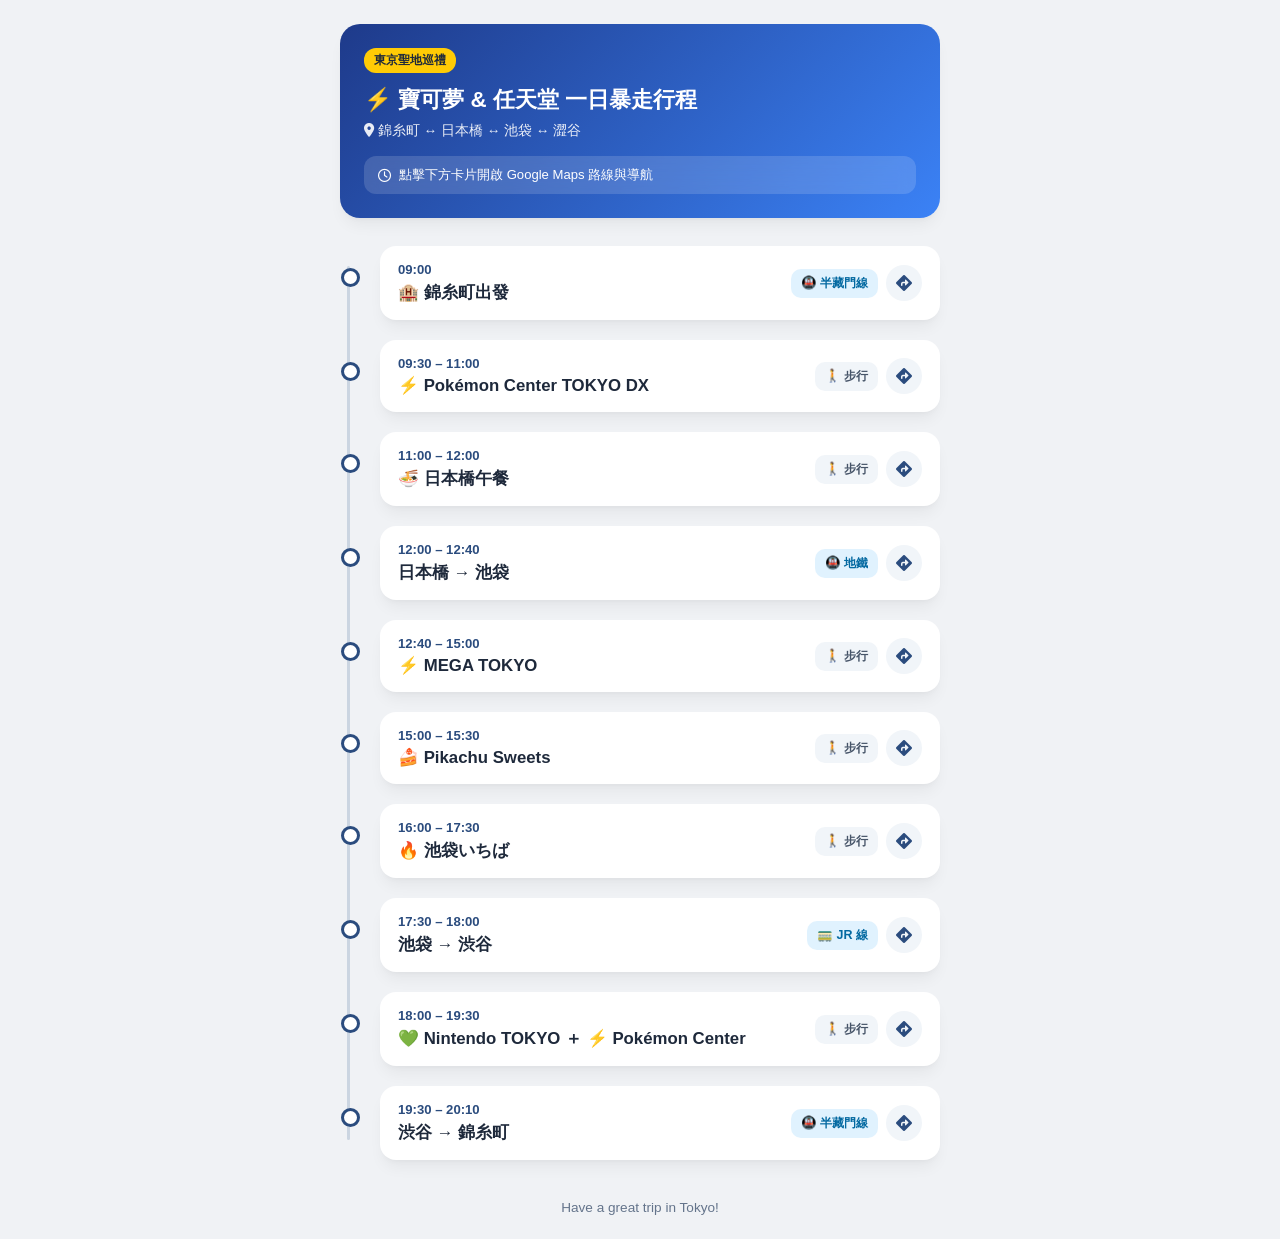
<file: index.html>
<!DOCTYPE html>
<html lang="zh-TW">
<head>
    <meta charset="UTF-8">
    <meta name="viewport" content="width=device-width, initial-scale=1.0">
    <title>東京 ACG 聖地巡禮一日遊</title>
    <link rel="stylesheet" href="styles.css">
    <!-- FontAwesome 圖示庫 -->
    <link rel="stylesheet" href="https://cdnjs.cloudflare.com/ajax/libs/font-awesome/6.4.0/css/all.min.css">
</head>
<body>

    <div class="app-container">
        <!-- 頂部標題與今日進度 -->
        <header class="header-card">
            <div class="badge">東京聖地巡禮</div>
            <h1>⚡ 寶可夢 & 任天堂 一日暴走行程</h1>
            <p class="subtitle"><i class="fa-solid fa-location-dot"></i> 錦糸町 ↔ 日本橋 ↔ 池袋 ↔ 澀谷</p>

            <div class="today-banner" id="current-status-banner">
                <i class="fa-regular fa-clock"></i> 點擊下方卡片開啟 Google Maps 路線與導航
            </div>
        </header>

        <!-- 行程時間軸區塊 -->
        <main class="timeline" id="timeline-container">
            <!-- JavaScript 會自動將行程資料渲染於此 -->
        </main>

        <footer>
            <p> Have a great trip in Tokyo! </p>
        </footer>
    </div>

    <script src="app.js"></script>
</body>
</html>
</file>
<file: styles.css>
:root {
    --bg-color: #f0f2f5;
    --card-bg: #ffffff;
    --primary-color: #2b4c7e;
    --accent-yellow: #ffcb05;
    --text-primary: #1e293b;
    --text-secondary: #64748b;
    --line-color: #cbd5e1;
    --badge-transit: #e0f2fe;
    --badge-transit-text: #0369a1;
    --badge-walk: #f1f5f9;
    --badge-walk-text: #475569;
    --shadow: 0 10px 15px -3px rgba(0, 0, 0, 0.05), 0 4px 6px -4px rgba(0, 0, 0, 0.05);
}

* {
    box-sizing: border-box;
    margin: 0;
    padding: 0;
    font-family: -apple-system, BlinkMacSystemFont, "Segoe UI", Roboto, Helvetica, Arial, sans-serif;
}

body {
    background-color: var(--bg-color);
    color: var(--text-primary);
    display: flex;
    justify-content: center;
    padding: 24px 16px;
    min-height: 100vh;
}

.app-container {
    width: 100%;
    max-width: 600px;
}

/* Header 樣式 */
.header-card {
    background: linear-gradient(135deg, #1e3a8a, #3b82f6);
    color: #ffffff;
    padding: 24px;
    border-radius: 20px;
    box-shadow: var(--shadow);
    margin-bottom: 28px;
}

.header-card .badge {
    display: inline-block;
    background: var(--accent-yellow);
    color: #1e293b;
    font-weight: 700;
    font-size: 0.75rem;
    padding: 4px 10px;
    border-radius: 12px;
    margin-bottom: 12px;
}

.header-card h1 {
    font-size: 1.4rem;
    font-weight: 800;
    line-height: 1.3;
    margin-bottom: 8px;
}

.header-card .subtitle {
    font-size: 0.85rem;
    opacity: 0.9;
    margin-bottom: 16px;
}

.today-banner {
    background: rgba(255, 255, 255, 0.15);
    backdrop-filter: blur(8px);
    padding: 10px 14px;
    border-radius: 12px;
    font-size: 0.82rem;
    display: flex;
    align-items: center;
    gap: 8px;
}

/* 時間軸與卡片 */
.timeline {
    position: relative;
    padding-left: 20px;
}

.timeline::before {
    content: '';
    position: absolute;
    left: 7px;
    top: 20px;
    bottom: 20px;
    width: 3px;
    background-color: var(--line-color);
    border-radius: 2px;
}

.timeline-item {
    position: relative;
    margin-bottom: 20px;
    padding-left: 20px;
}

/* 時間點指標 */
.timeline-item::before {
    content: '';
    position: absolute;
    left: -19px;
    top: 22px;
    width: 13px;
    height: 13px;
    border-radius: 50%;
    background-color: #ffffff;
    border: 3px solid var(--primary-color);
    z-index: 2;
    transition: all 0.2s;
}

.card {
    background: var(--card-bg);
    border-radius: 16px;
    padding: 16px 18px;
    box-shadow: var(--shadow);
    display: flex;
    justify-content: space-between;
    align-items: center;
    gap: 12px;
    transition: transform 0.2s, box-shadow 0.2s;
}

.card:hover {
    transform: translateY(-2px);
    box-shadow: 0 12px 20px -5px rgba(0, 0, 0, 0.08);
}

.card-info {
    display: flex;
    flex-direction: column;
    gap: 4px;
}

.card-time {
    font-size: 0.82rem;
    font-weight: 700;
    color: var(--primary-color);
}

.card-title {
    font-size: 1.05rem;
    font-weight: 700;
    color: var(--text-primary);
}

.card-actions {
    display: flex;
    align-items: center;
    gap: 8px;
}

/* 標籤與導航按鈕 */
.tag {
    padding: 6px 10px;
    border-radius: 10px;
    font-size: 0.78rem;
    font-weight: 600;
    white-space: nowrap;
}

.tag.transit {
    background-color: var(--badge-transit);
    color: var(--badge-transit-text);
}

.tag.walk {
    background-color: var(--badge-walk);
    color: var(--badge-walk-text);
}

.nav-btn {
    display: inline-flex;
    align-items: center;
    justify-content: center;
    width: 36px;
    height: 36px;
    background-color: #f1f5f9;
    color: var(--primary-color);
    border-radius: 50%;
    text-decoration: none;
    transition: all 0.2s;
}

.nav-btn:hover {
    background-color: var(--primary-color);
    color: #ffffff;
}

footer {
    text-align: center;
    margin-top: 40px;
    color: var(--text-secondary);
    font-size: 0.85rem;
}

/* 手機版優化 */
@media (max-width: 480px) {
    .card {
        flex-direction: column;
        align-items: flex-start;
    }

    .card-actions {
        width: 100%;
        justify-content: space-between;
        margin-top: 8px;
        padding-top: 10px;
        border-top: 1px dashed #e2e8f0;
    }
}
</file>
